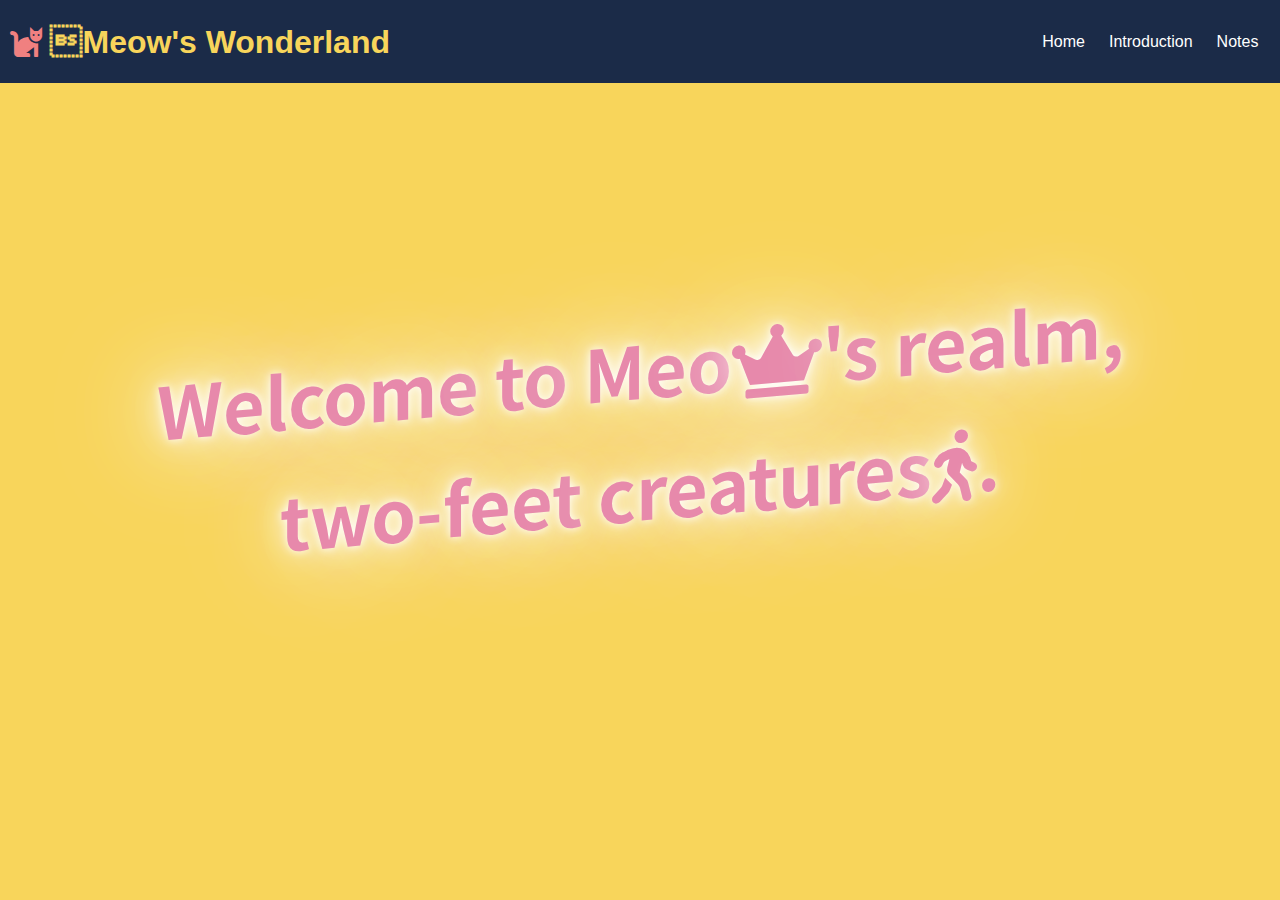
<file: index.html>
<!DOCTYPE html>
<html>
<head>
    <meta charset="utf-8">
    <meta http-equiv="X-UA-Compatible" content="IE=edge">
    <title>Meow's Wonderland|Home</title>
    <meta name="description" content="Homepage">
    <meta name="author" content="Xiong Jingwen">
    <link href="https://cdn.bootcdn.net/ajax/libs/font-awesome/5.15.3/css/all.css" rel="stylesheet">
    <link rel="stylesheet" href="style.css">
    <link rel="stylesheet" href="index.css">
    <link rel="icon" href="images/paw-solid.SVG" type="image/x-icon">
    <link rel="shortcut icon" href="images/paw-solid.SVG" type="image/x-icon">
    <style>
        @import url('https://fonts.googleapis.com/css2?family=Noto+Sans+JP:wght@700&display=swap');
        body
        {
        background-color: #f8d55b;
        }
    </style>
</head>
<body>
    <!-- 导航栏 -->
    <nav id="navbar">
        <h1 class="logo">
            <span class="text-primary">
            <i class="fas fa-cat"></i></span>
                Meow's Wonderland
        </h1>
        <ul>
            <li><a href="index.html">Home</a></li>
            <li><a href="introduction.html">Introduction</a></li>
            <li><a href="notes.html">Notes</a></li>
        </ul>
    </nav>
    <!-- 霓虹灯 -->
    <section id="neon">
        <div class="main">
            <h2><br><span>Welcome</span> <span>to</span>
                <span>Meo<i class="fas fa-crown"></i>'s</span> <span>realm,</span></br>
                <br><span>two-feet</span> <span>creatures<i class="fas fa-walking"></i>.</span></br>
            </h2>
        </div>
    </section>
</body>
</html>
</file>
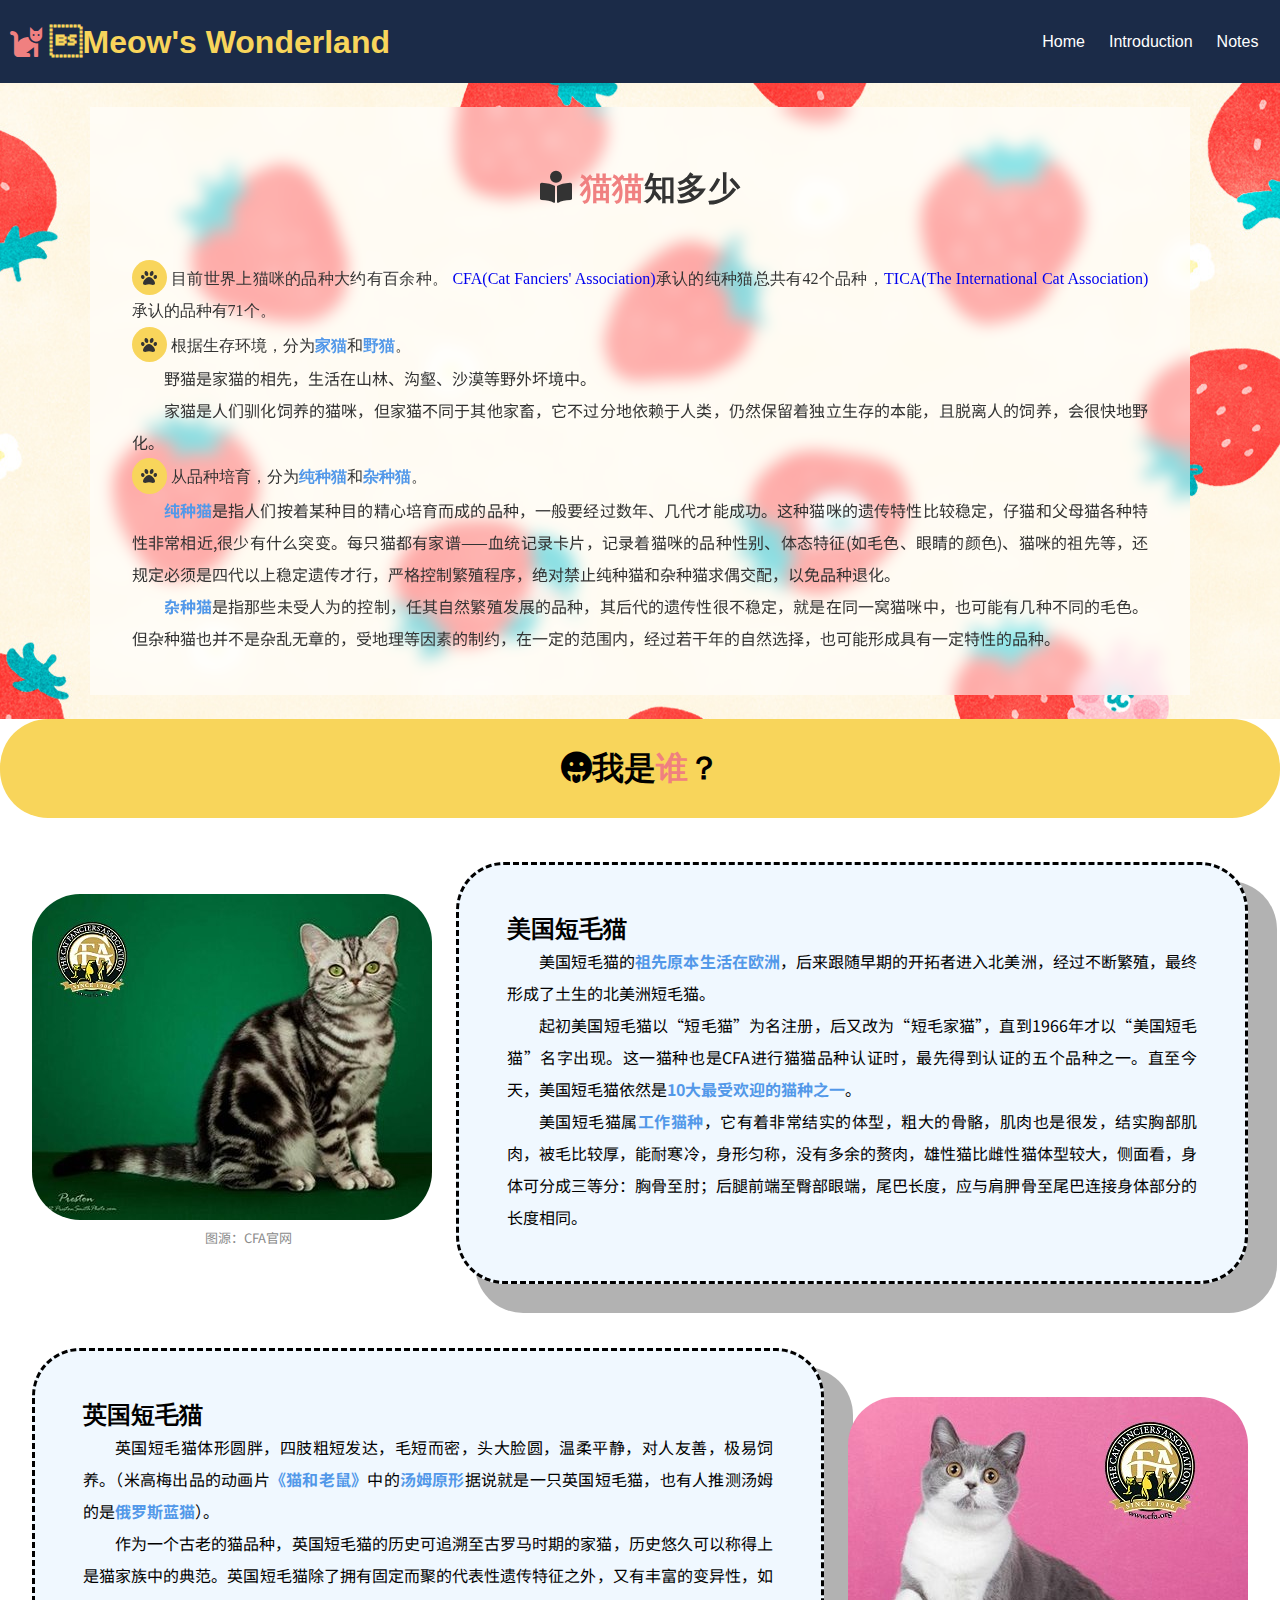
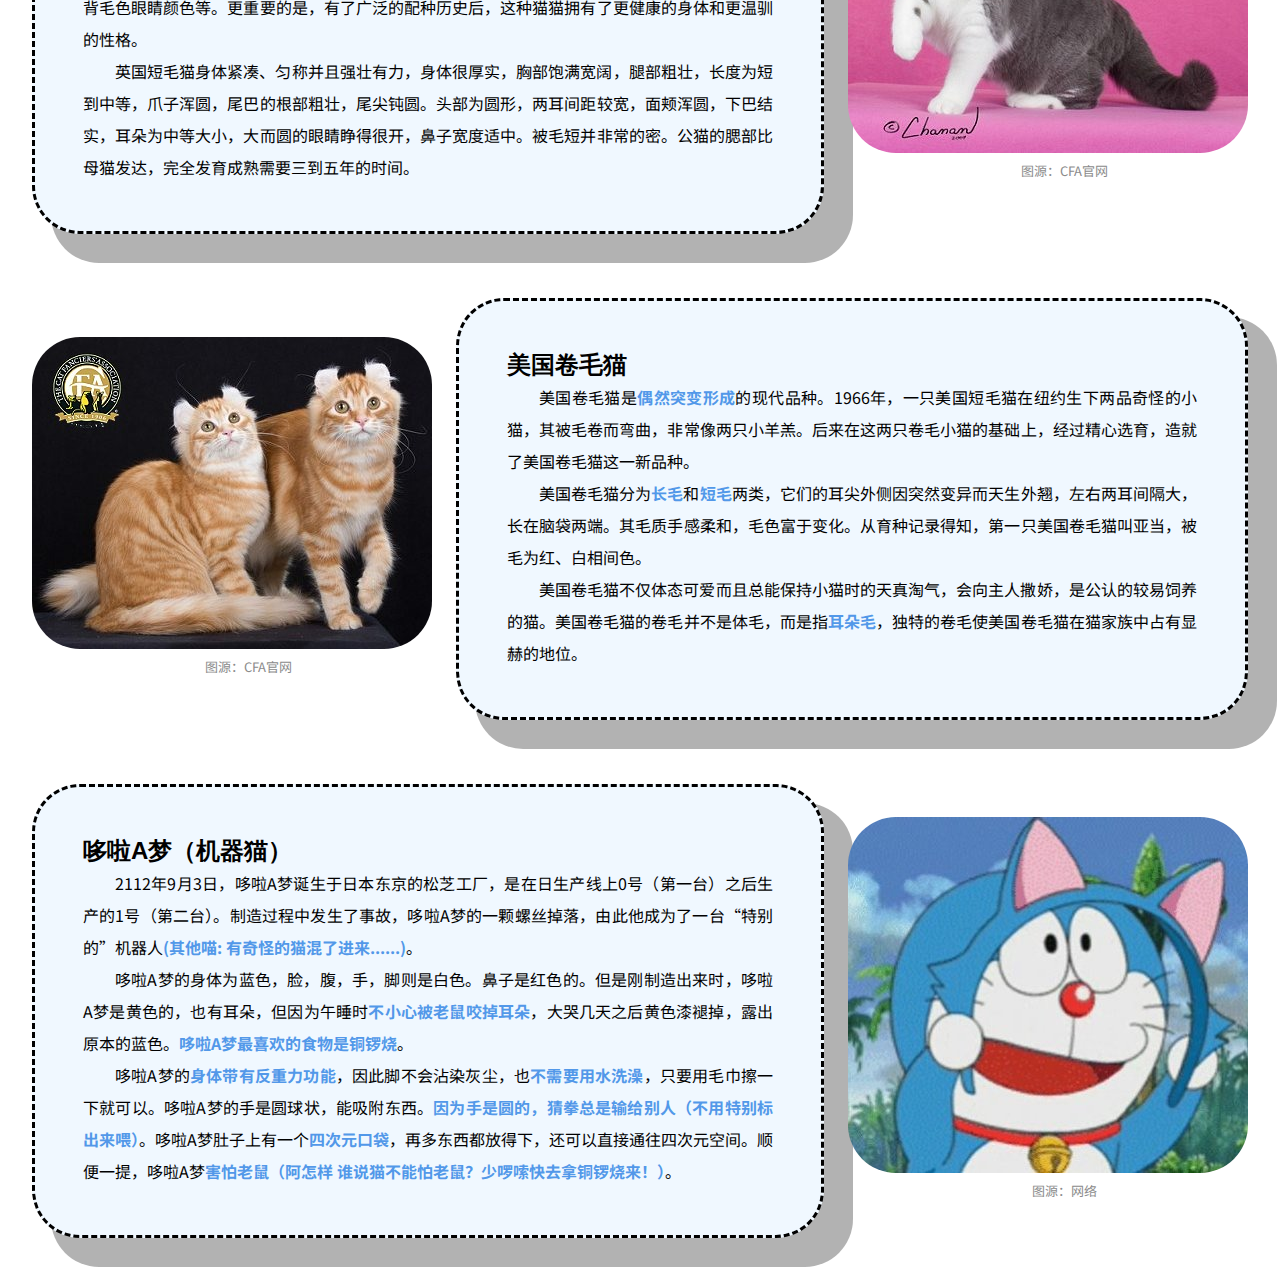
<file: introduction.html>
<!DOCTYPE html>
<html>
<head>
    <meta charset="utf-8">
    <meta http-equiv="X-UA-Compatible" content="IE=edge">
    <title>Introduction</title>
    <meta name="description" content="Introduction">
    <meta name="author" content="Xiong Jingwen">
    <link href="https://cdn.bootcdn.net/ajax/libs/font-awesome/5.15.3/css/all.css" rel="stylesheet">
    <link rel="stylesheet" href="style.css">
    <link rel="icon" href="images/paw-solid.SVG" type="image/x-icon">
    <link rel="shortcut icon" href="images/paw-solid.SVG" type="image/x-icon">
    <style>
        @import url('https://fonts.googleapis.com/css2?family=Noto+Sans+SC&display=swap');
    </style>
</head>

<body>
    <!-- 导航栏 -->
    <nav id="navbar">
        <h1 class="logo">
            <span class="text-primary">
            <i class="fas fa-cat"></i></span>
                Meow's Wonderland
        </h1>
        <ul>
            <li><a href="index.html">Home</a></li>
            <li><a href="introduction.html">Introduction</a></li>
            <li><a href="notes.html">Notes</a></li>
        </ul>
    </nav>
    <!-- header: 猫猫知多少 -->
    <header id="introduction" class="bgi py-1">
        <div class="container container-style2">
            <h2 class="m-heading text-center"><i class="fas fa-book-reader"></i>
                <span class="text-primary">猫猫</span>知多少</h2>
            <div class="items">
                <div class="item">
                    <i class="fas fa-paw"></i>
                    目前世界上猫咪的品种大约有百余种。
                    <a href="https://cfa.org">CFA(Cat Fanciers' Association)</a>承认的纯种猫总共有42个品种，<a href="https://www.tica.org/zh/">TICA(The International Cat Association)</a>承认的品种有71个。
                </div>
                 <div class="item">
                     <i class="fas fa-paw"></i>
                    根据生存环境，分为<span class="text-para">家猫</span>和<span class="text-para">野猫</span>。
                    <p>野猫是家猫的相先，生活在山林、沟壑、沙漠等野外坏境中。</p>
                    <p>家猫是人们驯化饲养的猫咪，但家猫不同于其他家畜，它不过分地依赖于人类，仍然保留着独立生存的本能，且脱离人的饲养，会很快地野化。</p>         
                </div>
                 <div class="item">
                    <i class="fas fa-paw"></i>    
                    从品种培育，分为<span class="text-para">纯种猫</span>和<span class="text-para">杂种猫</span>。
                    <p><span class="text-para">纯种猫</span>是指人们按着某种目的精心培育而成的品种，一般要经过数年、几代才能成功。这种猫咪的遗传特性比较稳定，仔猫和父母猫各种特性非常相近,很少有什么突变。每只猫都有家谱——血统记录卡片，记录着猫咪的品种性别、体态特征(如毛色、眼睛的颜色)、猫咪的祖先等，还规定必须是四代以上稳定遗传才行，严格控制繁殖程序，绝对禁止纯种猫和杂种猫求偶交配，以免品种退化。</p>
                    <p><span class="text-para">杂种猫</span>是指那些未受人为的控制，任其自然繁殖发展的品种，其后代的遗传性很不稳定，就是在同一窝猫咪中，也可能有几种不同的毛色。但杂种猫也并不是杂乱无章的，受地理等因素的制约，在一定的范围内，经过若干年的自然选择，也可能形成具有一定特性的品种。</p>                      
                </div>
            </div>
        </div>
    </header>
   <!-- 我是谁 -->
        <div section ="all-species container">
          <h2 class="m-heading text-center title-style"><i class="fas fa-grin-tongue"></i>我是<span class="text-primary">谁</span>？</h2>
            <section id="species">
                <div class="kind grid">
                        <div class="species-img">
                            <img src="images/American Shorthair.jpg" alt="American Shorthair">
                            <p><span class="text-source">图源：CFA官网</span></p>
                        </div>
                        <div class="species-text">
                            <h2>美国短毛猫</h2>
                            <p>美国短毛猫的<span class="text-para">祖先原本生活在欧洲</span>，后来跟随早期的开拓者进入北美洲，经过不断繁殖，最终形成了土生的北美洲短毛猫。</p>
                            <p>起初美国短毛猫以“短毛猫”为名注册，后又改为“短毛家猫”，直到1966年才以“美国短毛猫”名字出现。这一猫种也是CFA进行猫猫品种认证时，最先得到认证的五个品种之一。直至今天，美国短毛猫依然是<span class="text-para">10大最受欢迎的猫种之一</span>。</p>
                            <p>美国短毛猫属<span class="text-para">工作猫种</span>，它有着非常结实的体型，粗大的骨骼，肌肉也是很发，结实胸部肌肉，被毛比较厚，能耐寒冷，身形匀称，没有多余的赘肉，雄性猫比雌性猫体型较大，侧面看，身体可分成三等分：胸骨至肘；后腿前端至臀部眼端，尾巴长度，应与肩胛骨至尾巴连接身体部分的长度相同。</p>
                        </div>
                </div>
            </section>
            <section id="species">
                <div class="kind grid">
                    <div class="species-text">
                        <h2>英国短毛猫</h2>
                        <p>英国短毛猫体形圆胖，四肢粗短发达，毛短而密，头大脸圆，温柔平静，对人友善，极易饲养。（米高梅出品的动画片<span class="text-para">《猫和老鼠》</span>中的<span class="text-para">汤姆原形</span>据说就是一只英国短毛猫，也有人推测汤姆的是<span class="text-para">俄罗斯蓝猫</span>）。</p>
                        <p>作为一个古老的猫品种，英国短毛猫的历史可追溯至古罗马时期的家猫，历史悠久可以称得上是猫家族中的典范。英国短毛猫除了拥有固定而聚的代表性遗传特征之外，又有丰富的变异性，如背毛色眼睛颜色等。更重要的是，有了广泛的配种历史后，这种猫猫拥有了更健康的身体和更温驯的性格。</p>
                        <p>英国短毛猫身体紧凑、匀称并且强壮有力，身体很厚实，胸部饱满宽阔，腿部粗壮，长度为短到中等，爪子浑圆，尾巴的根部粗壮，尾尖钝圆。头部为圆形，两耳间距较宽，面颊浑圆，下巴结实，耳朵为中等大小，大而圆的眼睛睁得很开，鼻子宽度适中。被毛短并非常的密。公猫的腮部比母猫发达，完全发育成熟需要三到五年的时间。</p>
                    </div>
                    <div class="species-img">
                        <img src="images/British Shorthair.jpg" alt="British Shorthair">
                        <p><span class="text-source">图源：CFA官网</span></p>
                    </div>
                </div>
            </section>
            <section id="species">
                <div class="kind grid">
                    <div class="species-img">
                        <img src="images/American Curl.jpg" alt="American Curl">
                        <p><span class="text-source">图源：CFA官网</span></p>
                    </div>
                    <div class="species-text">
                        <h2>美国卷毛猫</h2>
                        <p>美国卷毛猫是<span class="text-para">偶然突变形成</span>的现代品种。1966年，一只美国短毛猫在纽约生下两品奇怪的小猫，其被毛卷而弯曲，非常像两只小羊羔。后来在这两只卷毛小猫的基础上，经过精心选育，造就了美国卷毛猫这一新品种。</p>
                        <p>美国卷毛猫分为<span class="text-para">长毛</span>和<span class="text-para">短毛</span>两类，它们的耳尖外侧因突然变异而天生外翘，左右两耳间隔大，长在脑袋两端。其毛质手感柔和，毛色富于变化。从育种记录得知，第一只美国卷毛猫叫亚当，被毛为红、白相间色。</p>
                        <p>美国卷毛猫不仅体态可爱而且总能保持小猫时的天真淘气，会向主人撒娇，是公认的较易饲养的猫。美国卷毛猫的卷毛并不是体毛，而是指<span class="text-para">耳朵毛</span>，独特的卷毛使美国卷毛猫在猫家族中占有显赫的地位。</p>
                    </div>
                </div>
            </section>
            <section id="species">
                <div class="kind grid">
                    <div class="species-text">
                        <h2>哆啦A梦（机器猫）</h2>
                        <p>2112年9月3日，哆啦A梦诞生于日本东京的松芝工厂，是在日生产线上0号（第一台）之后生产的1号（第二台）。制造过程中发生了事故，哆啦A梦的一颗螺丝掉落，由此他成为了一台“特别的”机器人<span class="text-para">(其他喵: 有奇怪的猫混了进来......)</span>。</p>
                        <p>哆啦A梦的身体为蓝色，脸，腹，手，脚则是白色。鼻子是红色的。但是刚制造出来时，哆啦A梦是黄色的，也有耳朵，但因为午睡时<span class="text-para">不小心被老鼠咬掉耳朵</span>，大哭几天之后黄色漆褪掉，露出原本的蓝色。<span class="text-para">哆啦A梦最喜欢的食物是铜锣烧</span>。</p>
                        <p>哆啦A梦的<span class="text-para">身体带有反重力功能</span>，因此脚不会沾染灰尘，也<span class="text-para">不需要用水洗澡</span>，只要用毛巾擦一下就可以。哆啦A梦的手是圆球状，能吸附东西。<span class="text-para">因为手是圆的，猜拳总是输给别人（不用特别标出来喂）</span>。哆啦A梦肚子上有一个<span class="text-para">四次元口袋</span>，再多东西都放得下，还可以直接通往四次元空间。顺便一提，哆啦A梦<span class="text-para">害怕老鼠（阿怎样 谁说猫不能怕老鼠？少啰嗦快去拿铜锣烧来！）</span>。</p>
                    </div>
                    <div class="species-img">
                        <img src="images/Doraemon.jpg" alt="Doraemon">
                        <p><span class="text-source">图源：网络</span></p>
                    </div>
                </div>
            </section>
        </div>
</body>
</file>
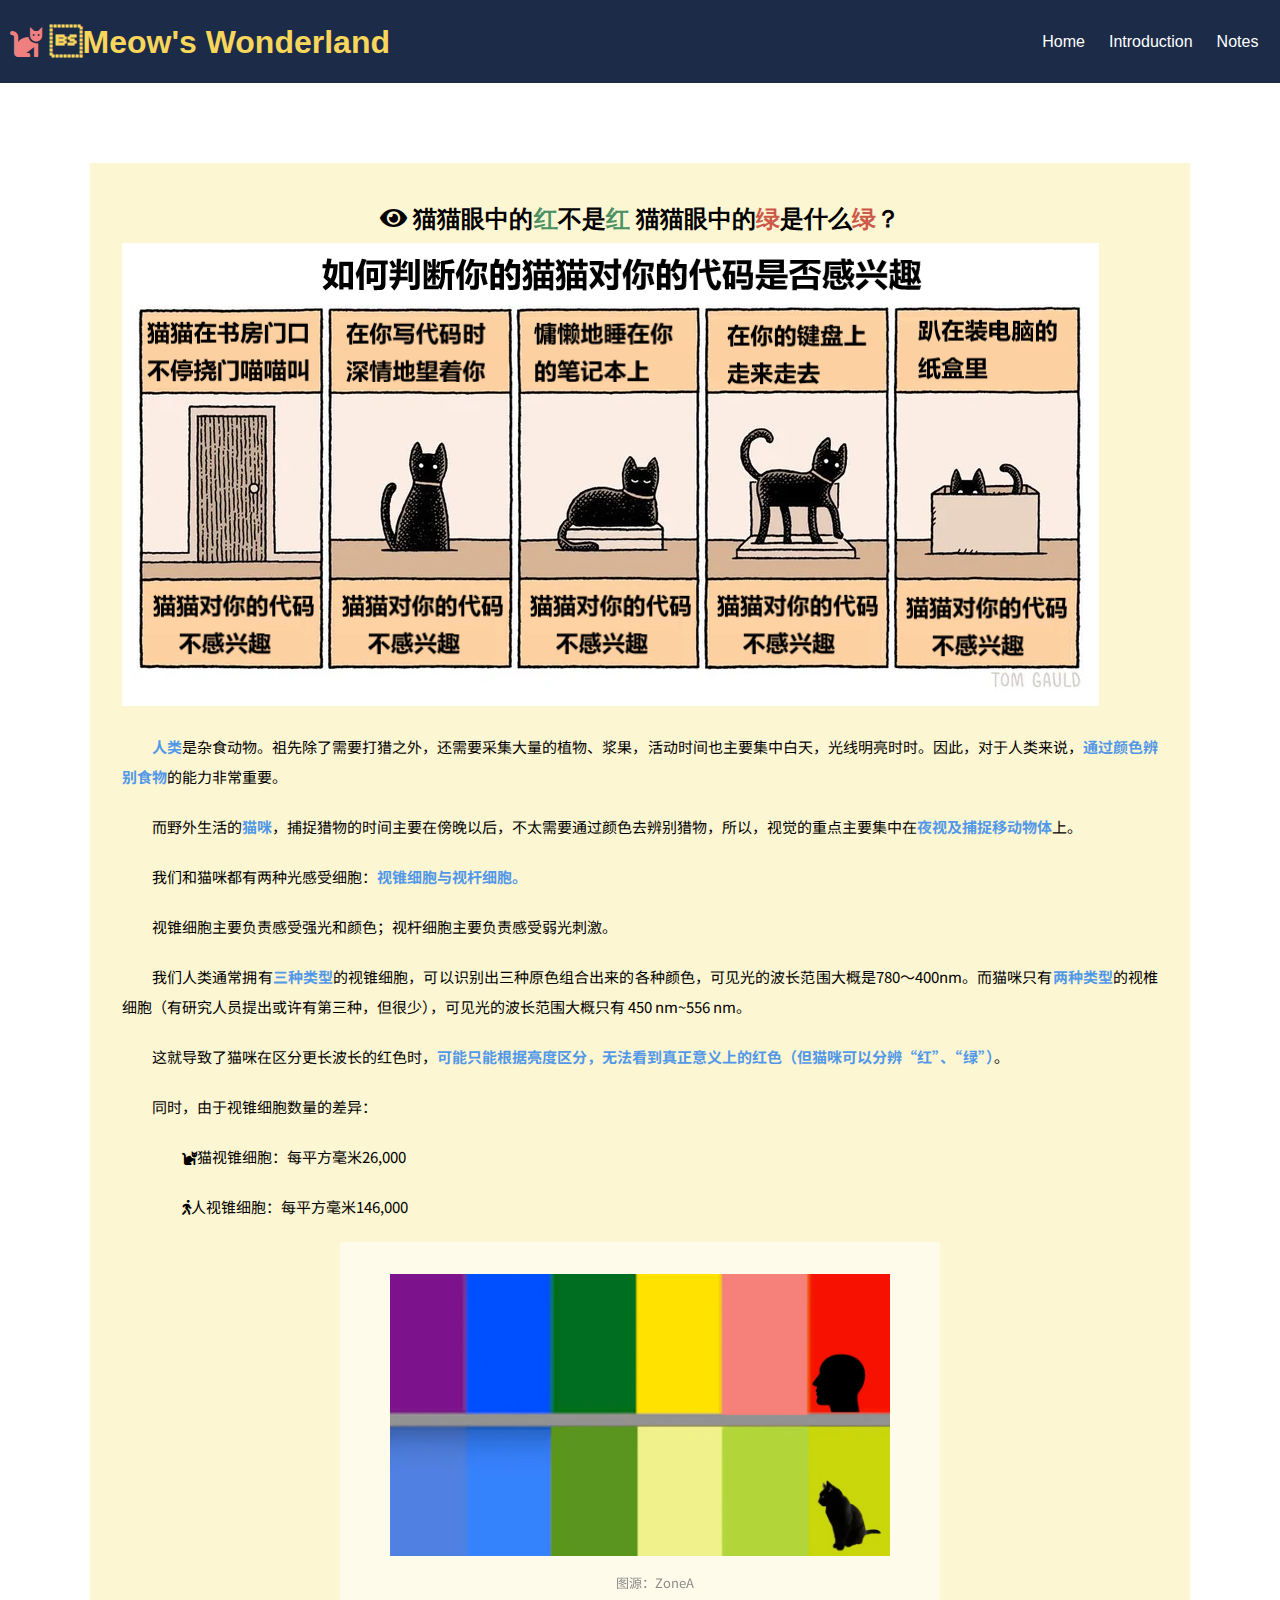
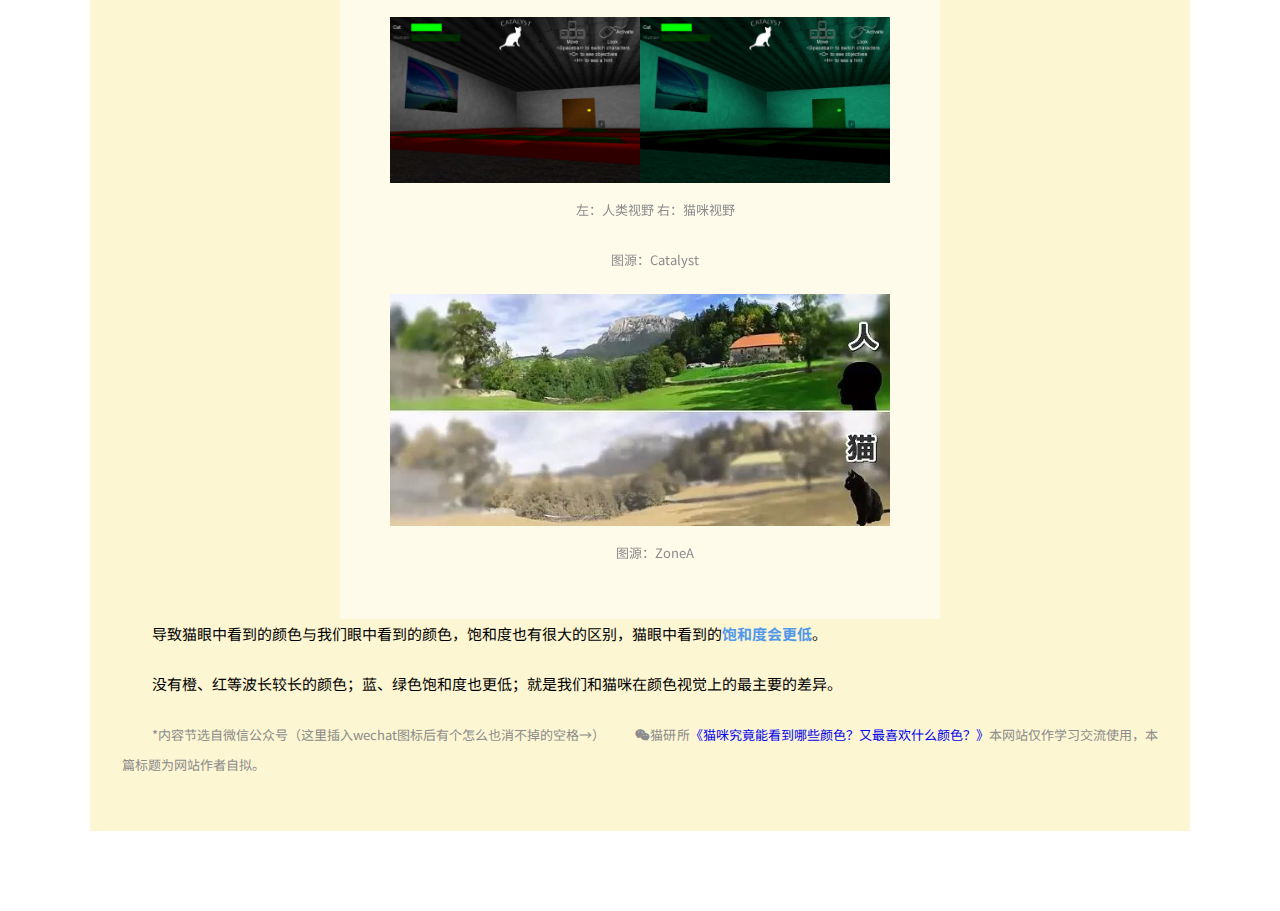
<file: notes.html>
<!DOCTYPE html>
<html>
<head>
    <meta charset="utf-8">
    <meta http-equiv="X-UA-Compatible" content="IE=edge">
    <title>Notes</title>
    <meta name="description" content="Notes">
    <meta name="author" content="Xiong Jingwen">
    <link href="https://cdn.bootcdn.net/ajax/libs/font-awesome/5.15.3/css/all.css" rel="stylesheet">
    <link rel="stylesheet" href="style.css">
    <link rel="icon" href="images/paw-solid.SVG" type="image/x-icon">
    <link rel="shortcut icon" href="images/paw-solid.SVG" type="image/x-icon">
    <style>
        @import url('https://fonts.googleapis.com/css2?family=Noto+Sans+SC&display=swap');
    </style>
</head>
<!-- 导航栏 -->
<body>
    <nav id="navbar">
        <h1 class="logo">
            <span class="text-primary">
            <i class="fas fa-cat"></i></span>
                Meow's Wonderland
        </h1>
        <ul>
            <li><a href="index.html">Home</a></li>
            <li><a href="introduction.html">Introduction</a></li>
            <li><a href="notes.html">Notes</a></li>
        </ul>
    </nav>
<!-- 猫猫眼中的红不是红 猫猫眼中的绿是什么绿 -->

<section class="blog_area single-post-area area-padding">
    <div class="container container-style4"> 
        <div class="single-post">
            <h2><i class="fas fa-eye"></i> 猫猫眼中的<span class="text-green">红</span>不是<span class="text-green">红</span> 猫猫眼中的<span class="text-red">绿</span>是什么<span class="text-red">绿</span>？</h2>
            <div class="feature-img">
                <img class="img-fluid" src="images/ 猫与程序员.JPG" alt="猫与程序员">
            </div>
            <div class="blog_details">
                <p><span class="text-para">人类</span>是杂食动物。祖先除了需要打猎之外，还需要采集大量的植物、浆果，活动时间也主要集中白天，光线明亮时时。因此，对于人类来说，<span class="text-para">通过颜色辨别食物</span>的能力非常重要。</p>
                <p>而野外生活的<span class="text-para">猫咪</span>，捕捉猎物的时间主要在傍晚以后，不太需要通过颜色去辨别猎物，所以，视觉的重点主要集中在<span class="text-para">夜视及捕捉移动物体</span>上。</p>
                <p>我们和猫咪都有两种光感受细胞：<span class="text-para">视锥细胞与<span class="text-para"></span>视杆细胞。</p>
                <p>视锥细胞主要负责感受强光和颜色；视杆细胞主要负责感受弱光刺激。</p>
                <p>我们人类通常拥有<span class="text-para">三种类型</span>的视锥细胞，可以识别出三种原色组合出来的各种颜色，可见光的波长范围大概是780～400nm。而猫咪只有<span class="text-para">两种类型</span>的视椎细胞（有研究人员提出或许有第三种，但很少），可见光的波长范围大概只有 450 nm~556 nm。</p>
                <p>这就导致了猫咪在区分更长波长的红色时，<span class="text-para">可能只能根据亮度区分，无法看到真正意义上的红色（但猫咪可以分辨“红”、“绿”）</span>。</p>
                <p>同时，由于视锥细胞数量的差异：</p>
                <p><i class="fas fa-cat"></i>猫视锥细胞：每平方毫米26,000</p>
                <p><i class="fas fa-walking"></i>人视锥细胞：每平方毫米146,000</p>
                <div class="container container-style3" text-align=“center”>
                    <img width="500" src="images/人与猫1.png" alt="人与猫1">
                    <p><span class="text-source">图源：ZoneA</span></p>
                    <img width="500"src="images/人与猫2.png" alt="人与猫2">
                    <p><span class="text-source">左：人类视野 右：猫咪视野</span></p>
                    <p><span class="text-source">图源：Catalyst</span></p>
                    <img width="500" src="images/人与猫3.jpg" alt="人与猫3">
                    <p><span class="text-source" text-align="center">图源：ZoneA</span></p>
                </div>
                <p>导致猫眼中看到的颜色与我们眼中看到的颜色，饱和度也有很大的区别，猫眼中看到的<span class="text-para">饱和度会更低</span>。</p>
                <p>没有橙、红等波长较长的颜色；蓝、绿色饱和度也更低；就是我们和猫咪在颜色视觉上的最主要的差异。</p>
                <p><span class="text-source">*内容节选自微信公众号（这里插入wechat图标后有个怎么也消不掉的空格→）<i class="fab fa-weixin"></i>猫研所<a href="https://mp.weixin.qq.com/s/NMw4upxefBBZbzdooDlVTw">《猫咪究竟能看到哪些颜色？又最喜欢什么颜色？》</a>本网站仅作学习交流使用，本篇标题为网站作者自拟。</span></p>    
            </div>
        </div>
    </div>
</section>
</section>
</body>
</file>
<file: style.css>
/* header*/
*{
    padding: 0;
    margin: 0;
    box-sizing: border-box;
}
body
{
    font-family: Arial, Helvetica, sans-serif;
    line-height: 2;
}
a{
    text-decoration: none;
}
p
{
    text-indent: 2em;
    margin: 0.75 0;
    font-family: 'Noto Sans SC', sans-serif;
}

.text-primary{
    color: #f08080;
}
.text-center{
    text-align: center;
}
.text-para{
    color: #5298e9;
    font-weight: bolder;
}
.text-source{
    color:#8b8b8b;
    text-align: center;
    font-size: small;
}
.text-green{
    color: #4a9163;
}
.text-red{
    color: #cd5849;
}
.bgi{
    color: #333;
}
.bg-s{
    background-color: #f8f9fa;
}
.m-heading{
    font-size: 2rem;
    margin-bottom: 0.75rem;
    line-height: 1.1;
    padding: 2rem 3rem;
}
.py-1{
    padding: 1.5rem 0;
}
.py-2{
    padding: 2rem 0;
}
.py-3{
    padding: 3rem 0;
}
.container{
    /* display: block; */
    text-align: justify;
    max-width: 1100px;
    margin: 0 auto;
    padding: 2rem 2rem;
    overflow: hidden;

}
.container-style1{
    /* display: block; */
    text-align: justify;
    max-width: 1100px;
    margin: 0 auto;
    padding: 2rem 2rem;
    overflow: hidden;
    background-color: aliceblue;

}
.container-style2{
    display: block;
    text-align: justify;
    max-width: 1100px;
    margin: 0 auto;
    padding: 2rem 2rem;
    overflow: hidden;
    font-family: Simsum;
    backdrop-filter: blur(8px);
    background-color: rgba(255, 255, 255, 0.55);

}

.container-style3{
    display: block;
    text-align: center;
    max-width: 600px;
    margin: 0 auto;
    padding: 2rem 2rem;
    overflow: hidden;
    backdrop-filter: blur(8px);
    background-color: rgba(255, 255, 255, 0.55);

}

.container-style4{
    display: block;
    text-align: justify;
    max-width: 1100px;
    margin: 0 auto;
    padding: 2rem 2rem;
    overflow: hidden;
    background-color: #fdf6d2;
}

.grid{
    display: grid;
    grid-template-columns: 1fr 1fr 1fr 1fr;
    align-items: center;
    justify-content: space-between;
    column-gap: 24px;
    row-gap: 24px;
}

#navbar{
    display: flex;
    justify-content: space-between;
    background-color: #1b2b48;
    color: #f8d55b;
    position: sticky;
    top: 0;
    z-index: 1;/* 避免滚动页面时导航栏被覆盖 */
    padding: 0.6rem;
    font-family: 'Gill Sans', 'Gill Sans MT', Calibri, 'Trebuchet MS', sans-serif;
}
#navbar ul{
    display: flex;
    list-style: none;
    align-items: center;
}
#navbar ul li a{
    color: white;
    padding: 0.75rem;
    margin: 0, 0.1;
}
#navbar ul li a:hover{
    background-color: #f8d55b;
    border-radius: 4px;
}
/* 猫猫知多少 */
#introduction{
    background-image: url(images/bg1.JPG);
}
#introduction .items{
    text-align: justify;
    line-height: 2em;
    padding: 0.6rem;
    border-color: #e789ab;
    border-radius: 1rem;
}

#introduction .items .item i{
    background: #f8d55b;
    padding: 0.6em;
    border-radius: 50%;
}
/* section: species */
.all-species{
    background-color: #f9dce6;
    position: relative;
    width: fit-content;
}
.species{
    display: flex;
    z-index: -5;
}
/* .species div{
    flex: 1;
} */
.kind{
    display: flex;
    align-items: center;
    padding: 2rem 2rem;
}
.species-img{
    display: block;
    text-align: center;
    border-radius: 3rem;
}

 .species-img img{
    display: block;
    text-align: center;
    margin: 0 auto;
    border-radius: 3rem;
}
.species-img img:hover{
    display: block;
    text-align: center;
    margin: 0 auto;
    border-radius: 3rem;
    transform: scale(1.1);
}

.species-text{
    position: relative;
    text-align: justify;
    line-height: 2em;
    padding: 3rem;
    border-style: dashed;
    border-radius: 3rem;
    background-color: aliceblue;
}

/* 文字框阴影 */
.species-text::before {
    background: rgba(0, 0, 0, 0.3);
    content: '';
    
    /* Position */
    top: 0;
    left: 0;
    position: absolute;
    transform: translate(1rem, 1rem);
    padding: 0.5rem;
    border-radius: 3rem;

    /* Size */
    height: 100%;
    width: 100%;

    /* Display under the main content */
    z-index: -1;
}
#article{
    position: relative;
    width: fit-content;
    padding: 3rem 3rem;
    margin:0 0;
    background-color: aliceblue;
}

.blog_details h2 {
    font-size: 20px;
    line-height: 30px;
    padding: 1rem;
}
.area-padding {
    padding: 80px 0;
}
.area-heading {
    text-align: center;
    width: 100%;
    margin-bottom: 45px; }
.single-blog {
    margin-bottom: 30px;
}
.single-post-area .blog_details {
    box-shadow: none;
    padding: 0; }
.single-post-area .blog_details {
    padding-top: 26px; }
.single-post-area .blog_details p {
    margin-bottom: 20px;
    font-size: 15px; }

.single-blog {
    transition: all 300ms linear 0s;
    position: relative; }
.single-post h2{
    text-align: center;
}
.feature-img img{
    display: block;
    text-align: center;
    border-width: 1rem;
}
.title-style{
    display: block;
    min-width: auto;
    text-align: center;
    border-radius: 3rem;
    background-color:#f8d55b ;
}
</file>
<file: index.css>
#neon
{
    position: absolute;
    margin: 0 auto;
    width: 100%;
    line-height: 50px;
    top: 30%;
    left: 0; 
    transform: skewY(-5deg);
    border: 6px solid transparent;
    padding: 10px 50px;
    animation: animate .1s linear infinite;
    text-align: center;
    font-family: 'Noto Sans JP', sans-serif;
    font-size: large;
}
#neon h2
{
    margin: 0;
    padding: 0;
    font-size: 4em;
    color:#e789ab;
    text-shadow: 0 0 10px #fff,0 0 30px #fff, 0 0 80px #fff, 0 0 120px #fff;
}

#neon h2 span
{
    animation: animate .1s linear infinite;
}
#neon h2 span:nth-child(1)
    {
        animation-delay: .3s;
    }
#neon h2 span:nth-child(2)
    {
        animation-delay: .25s;
    }
#neon h2 span:nth-child(3)
    {
        animation-delay: .4s;
    }
#neon h2 span:nth-child(4)
    {
        animation-delay: .35s;
    }
#neon h2 span:nth-child(5)
    {
        animation-delay: .2s;
    }
#neon h2 span:nth-child(6)
    {
        animation-delay: .3s;
    }
    @keyframes animate
    {
        0%
        {
            opacity: 1;
        }
        30% 
        {
            opacity: 1;
        }
        40%
        {
            opacity: .5;
        }
        50%
        {
            opacity: 1;
        }
        100%
        {
            opacity: 1;
        }
    }
</file>
